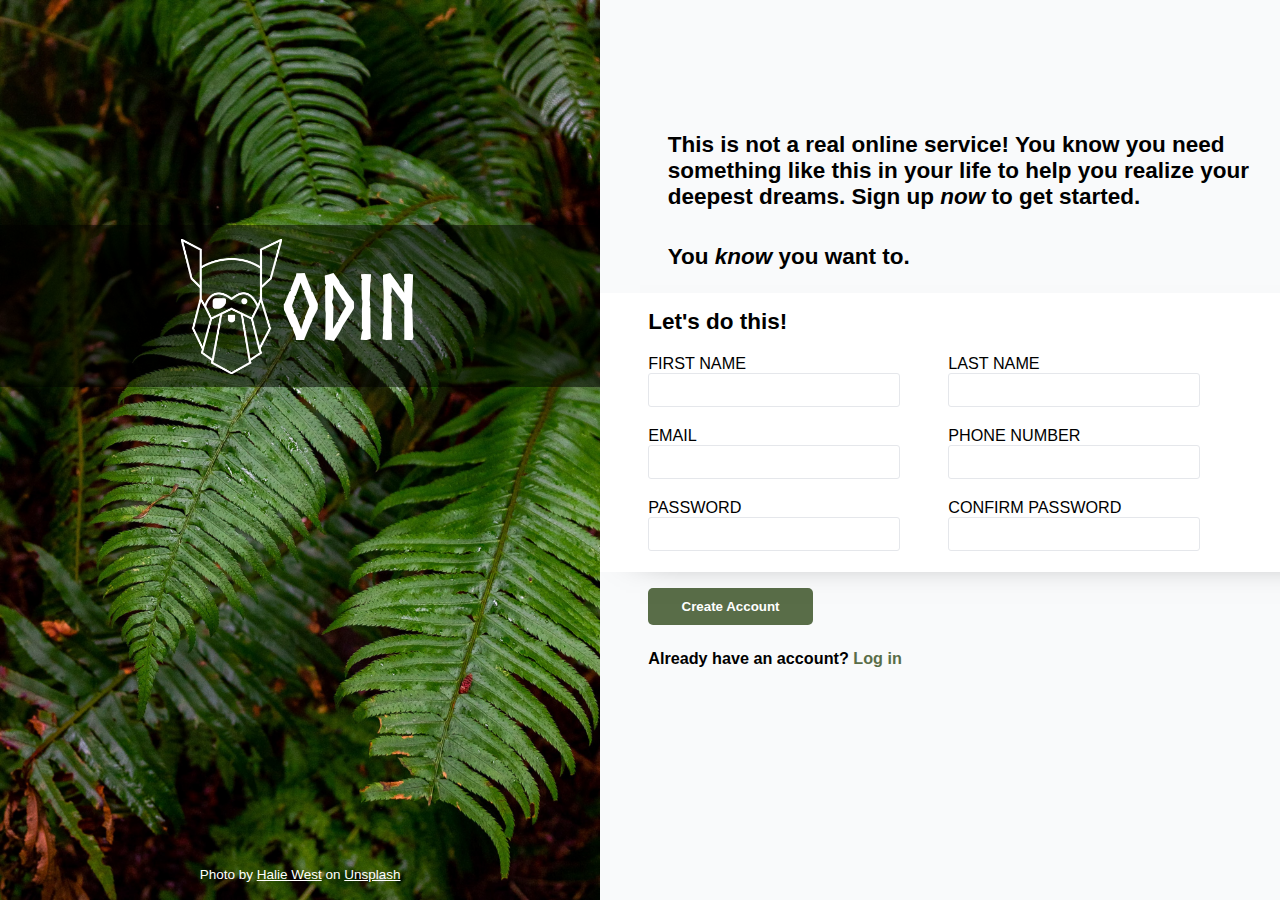
<file: index.html>
<!DOCTYPE html>
<html lang="en">
<head>
    <meta charset="UTF-8">
    <meta http-equiv="X-UA-Compatible" content="IE=edge">
    <meta name="viewport" content="width=device-width, initial-scale=1.0">
    <title>Sign Up Today!</title>
    <link rel="stylesheet" type="text/css" href="stylesheet.css" />
</head>
<body>
    <div class="sign-up-form">
        <div class="banner">
            <img src="images/halie-west-25xggax4bSA-unsplash.jpg" class="banner-image">

            <div class="logo-wrapper">
                <img src="images/odin-lined.png" class="logo-image">
                <div class="logo-text">
                    ODIN
                </div>
            </div>

            <div class="logo-attribution">
                Photo by <a href="https://unsplash.com/@haliewestphoto?utm_source=unsplash&utm_medium=referral&utm_content=creditCopyText">Halie West</a> on <a href="https://unsplash.com/photos/25xggax4bSA?utm_source=unsplash&utm_medium=referral&utm_content=creditCopyText">Unsplash</a>
            </div>
        </div>

        <div class="content-wrapper">
            <div class="top-content">
                <div class="text">
                    You <em>know</em> you want to.
                </div>      
            
                <div class="text">
                    This is not a real online service! You know you need something 
                    like this in your life to help you realize your deepest dreams. 
                    Sign up <em>now</em> to get started. 
                </div>    
            </div>

            <div class="form-wrapper">
                <form method="POST" class="form">
                    <div class="title">
                        Let's do this!
                    </div>
                    <div class="form-field-row">
                        <div class="form-field">
                            <label for="first_name">FIRST NAME</label>
                            <input type="text" id="first_name" name="first_name" class="input-field">
                        </div>
                        <div class="form-field">
                            <label for="last_name">LAST NAME</label>
                            <input type="text" id="last_name" name="last_name" class="input-field">
                        </div>
                    </div>

                    <div class="form-field-row">
                        <div class="form-field">
                            <label for="email">EMAIL</label>
                            <input type="email" id="email" name="email" class="input-field">
                        </div>
                        <div class="form-field">
                            <label for="phone_number">PHONE NUMBER</label>
                            <input type="tel" id="phone_number" name="phone_number" class="input-field">
                        </div>
                    </div>

                    <div class="form-field-row">
                        <div class="form-field">
                            <label for="password">PASSWORD</label>
                            <input type="password" id="password" name="password" class="input-field">
                        </div>
                        <div class="form-field">
                            <label for="confirm_password">CONFIRM PASSWORD</label>
                            <input type="password" id="confirm_password" class="input-field">
                        </div>  
                    </div>
                </form>
            </div>
            <div class="bottom-content">
                <button class="create-acc-btn">Create Account</button>
                
                <div class="login">
                    Already have an account? <a href="" class="login-link">Log in</a>
                </div>
            </div>  
            
        </div>
    </div>
</body>
</html>
</file>
<file: stylesheet.css>
:root {
    overflow: hidden;
    font-family: sans-serif;
}

@font-face {
    font-family: 'Norse Bold';
    src: url('fonts/Norse-Bold.otf') format('opentype')
}

body {
    margin: 0;
    padding: 0;
}

.sign-up-form {
    display: flex;
    flex-direction: row;
}

.banner {
    position: relative;
    height: 100vh;
}

.banner-image {
    height: 100%;
    z-index: -1;
}

.logo-wrapper {
    display: flex;
    flex-direction: row;
    justify-content: center;
    align-items: center;
    padding: 1.5vh 0;

    position: absolute;
    height: 15vh;
    top: 25vh;
    width: 100%;
    background-color: rgb(0, 0, 0, 0.5)
}

.logo-text {
    color: white;
    font-family: 'Norse Bold', sans-serif;
    font-size: 10vh;
}

.logo-image {
    height: 100%;
}

.logo-attribution {
    position: absolute;
    bottom: 2vh;
    left: 50%;
    transform: translateX(-50%);
    color: white;
    font-size: 1.5vh;
}

.logo-attribution a {
    color: white
}

.content-wrapper {
    display: flex;
    flex-direction: column;
    justify-content: center;
}

.content-wrapper>div {
    flex: 1;
}

.top-content {
    background-color: rgb(249, 250, 251);
    padding: 1em 8em 1em 3em;
    font-weight: bold;

    display: flex;
    flex-direction: column-reverse;
    gap: 1.5em;

    font-size: 2.5vh;
}

.form-wrapper {
    padding: 1em 16em 1em 3em;
    box-shadow: 0 12px 40px -40px black;
    z-index: 0;
}

.form {
    display: flex;
    flex-direction: column;
    gap: 1.2em;
    width: 100%;
}

.title {
    font-size: 2.5vh;
    font-weight: bold;
}

.form-field-row {
    display: flex;
    flex-direction: row;
    gap: 3em;
}

.form-field {
    font-size: 1.8vh;
    display: flex;
    flex-direction: column;
    flex-grow: 1;
}

.input-field {
    border-radius: 3px;
    border-width: 1px;
    border-style: solid;
    border-color: #E5E7EB;
    background-color: white;
    font-size: 2vh;
    padding: 0.3em 0.5em;
    box-shadow: none;
    outline: none;
}

.input-field:focus {
    border-color: #0055ff;
    box-shadow: 1px 1px 3px rgb(0, 0, 0, 0.5);
}

.bottom-content {
    background-color: rgb(249, 250, 251);
    padding: 1em 8em 4em 3em;

    display: flex;
    flex-direction: column;
    align-self: unset;
    gap: 1.5em;
}

.create-acc-btn {
    align-self: flex-start;
    padding: 0.8em 2.5em;
    border-radius: 5px;
    border-width: 0;
    background-color: rgb(89, 109, 72);
    color: white;
    font-weight: bold;
}

.login {
    font-size: 1.8vh;
    font-weight: bold;
}

.login-link {
    text-decoration: none;
    color: rgb(89, 109, 72);
}
</file>
